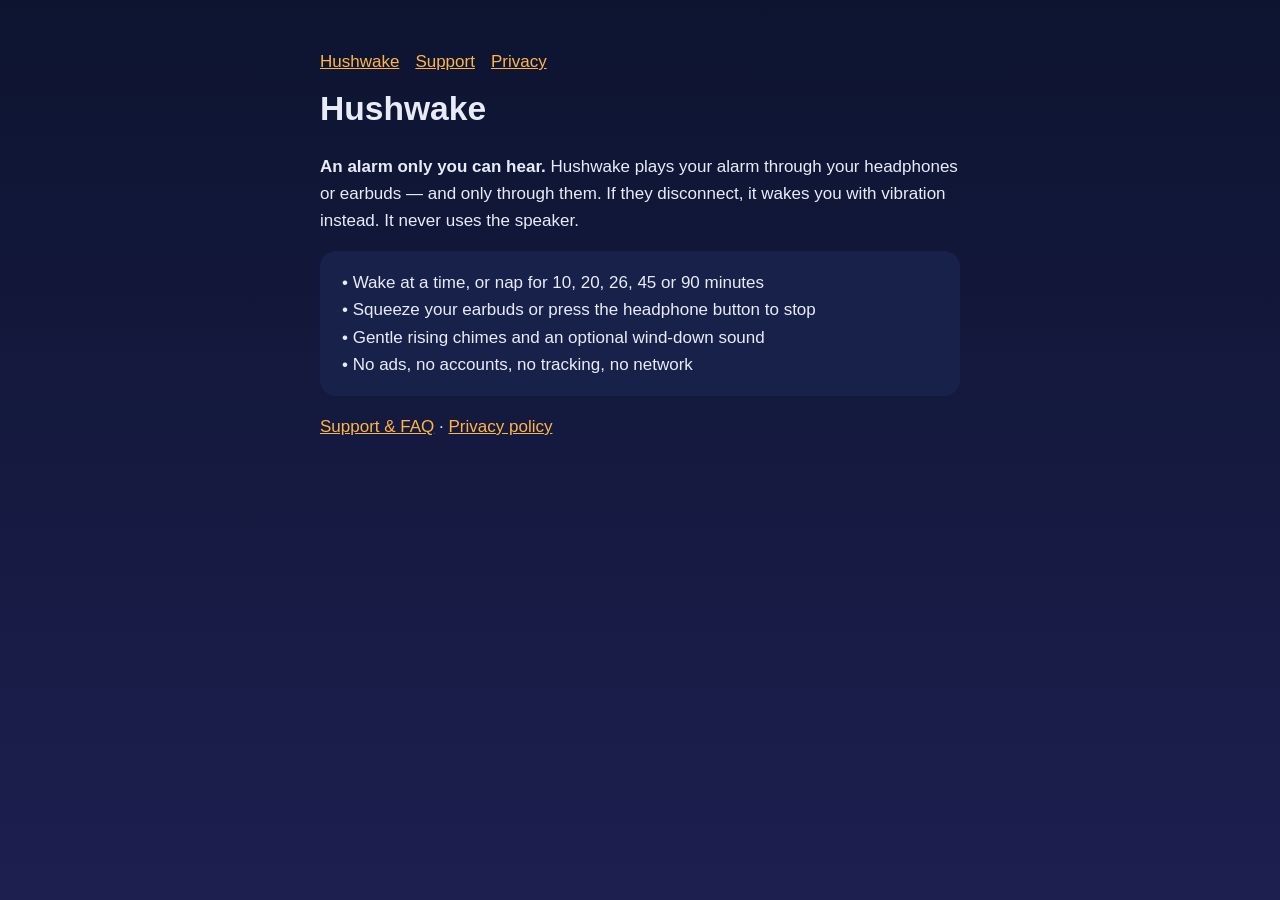
<file: index.html>
<!doctype html><html lang="en"><head><meta charset="utf-8"><meta name="viewport" content="width=device-width,initial-scale=1"><title>Hushwake — Headphone Alarm</title><link rel="stylesheet" href="style.css"></head>
<body><main><nav><a href="index.html">Hushwake</a><a href="support.html">Support</a><a href="privacy.html">Privacy</a></nav>
<h1>Hushwake</h1><p><strong>An alarm only you can hear.</strong> Hushwake plays your alarm through your headphones or earbuds — and only through them. If they disconnect, it wakes you with vibration instead. It never uses the speaker.</p>
<div class="card">• Wake at a time, or nap for 10, 20, 26, 45 or 90 minutes<br>• Squeeze your earbuds or press the headphone button to stop<br>• Gentle rising chimes and an optional wind-down sound<br>• No ads, no accounts, no tracking, no network</div>
<p><a href="support.html">Support &amp; FAQ</a> · <a href="privacy.html">Privacy policy</a></p></main></body></html>
</file>
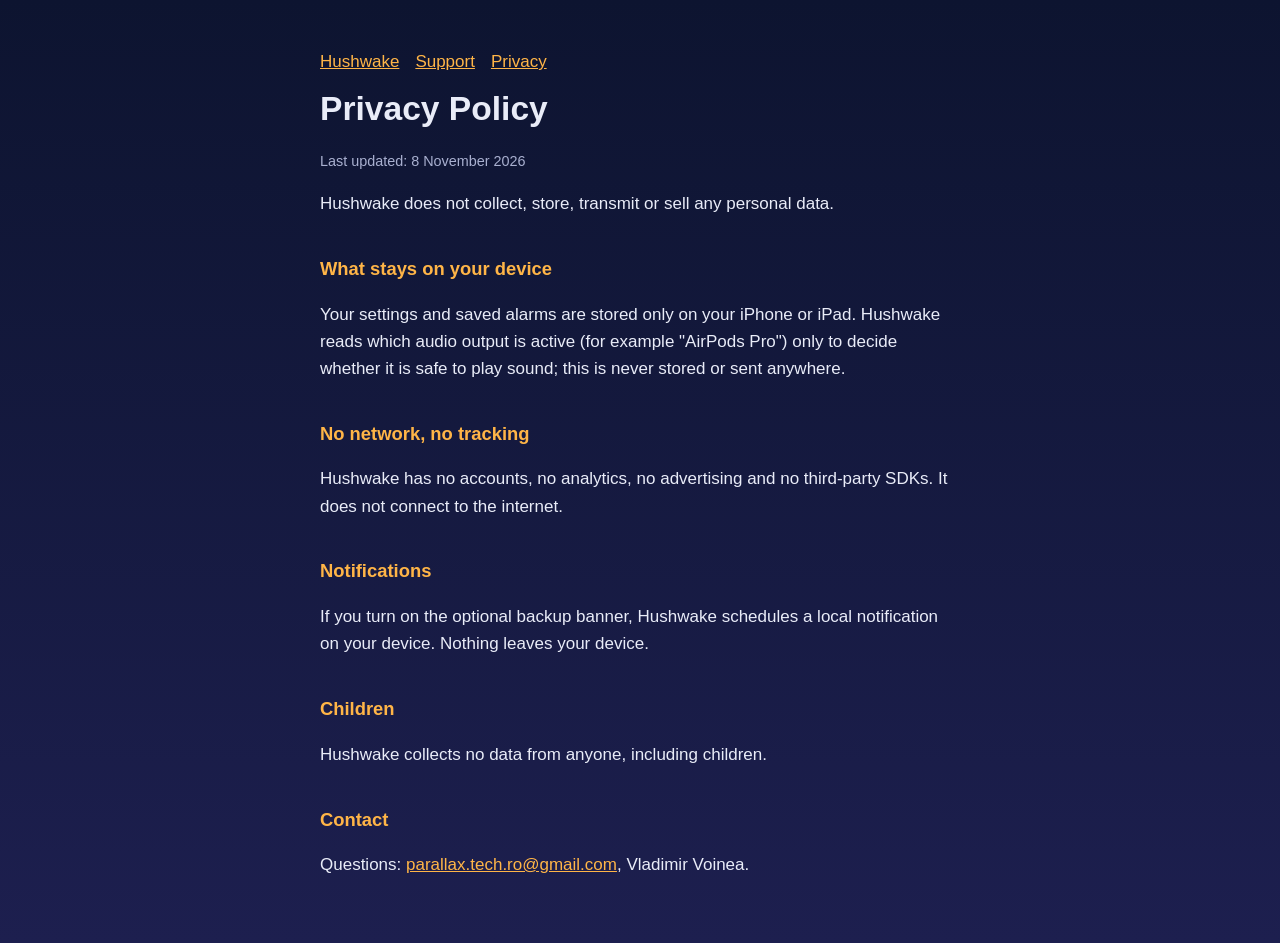
<file: privacy.html>
<!doctype html><html lang="en"><head><meta charset="utf-8"><meta name="viewport" content="width=device-width,initial-scale=1"><title>Hushwake Privacy Policy</title><link rel="stylesheet" href="style.css"></head>
<body><main><nav><a href="index.html">Hushwake</a><a href="support.html">Support</a><a href="privacy.html">Privacy</a></nav>
<h1>Privacy Policy</h1><p class="muted">Last updated: 8 November 2026</p>
<p>Hushwake does not collect, store, transmit or sell any personal data.</p>
<h2>What stays on your device</h2><p>Your settings and saved alarms are stored only on your iPhone or iPad. Hushwake reads which audio output is active (for example "AirPods Pro") only to decide whether it is safe to play sound; this is never stored or sent anywhere.</p>
<h2>No network, no tracking</h2><p>Hushwake has no accounts, no analytics, no advertising and no third-party SDKs. It does not connect to the internet.</p>
<h2>Notifications</h2><p>If you turn on the optional backup banner, Hushwake schedules a local notification on your device. Nothing leaves your device.</p>
<h2>Children</h2><p>Hushwake collects no data from anyone, including children.</p>
<h2>Contact</h2><p>Questions: <a href="mailto:parallax.tech.ro@gmail.com">parallax.tech.ro@gmail.com</a>, Vladimir Voinea.</p></main></body></html>
</file>
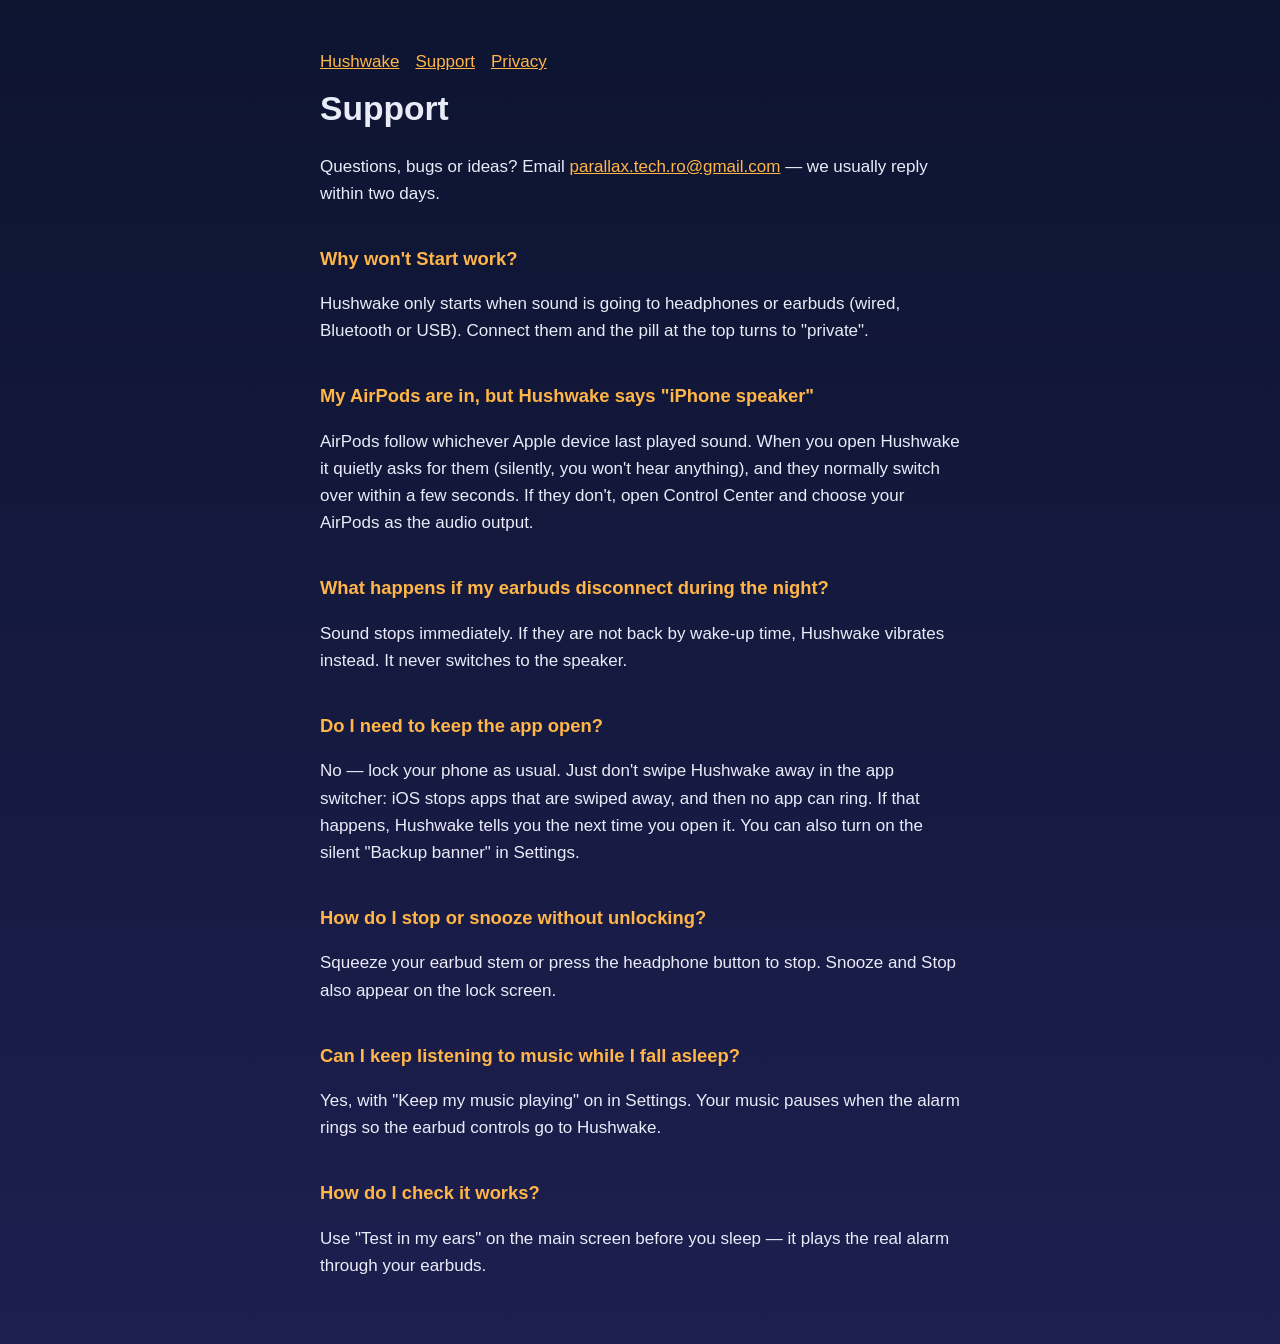
<file: support.html>
<!doctype html><html lang="en"><head><meta charset="utf-8"><meta name="viewport" content="width=device-width,initial-scale=1"><title>Hushwake Support</title><link rel="stylesheet" href="style.css"></head>
<body><main><nav><a href="index.html">Hushwake</a><a href="support.html">Support</a><a href="privacy.html">Privacy</a></nav>
<h1>Support</h1><p>Questions, bugs or ideas? Email <a href="mailto:parallax.tech.ro@gmail.com">parallax.tech.ro@gmail.com</a> — we usually reply within two days.</p>
<h2>Why won't Start work?</h2><p>Hushwake only starts when sound is going to headphones or earbuds (wired, Bluetooth or USB). Connect them and the pill at the top turns to "private".</p>
<h2>My AirPods are in, but Hushwake says "iPhone speaker"</h2><p>AirPods follow whichever Apple device last played sound. When you open Hushwake it quietly asks for them (silently, you won't hear anything), and they normally switch over within a few seconds. If they don't, open Control Center and choose your AirPods as the audio output.</p>
<h2>What happens if my earbuds disconnect during the night?</h2><p>Sound stops immediately. If they are not back by wake-up time, Hushwake vibrates instead. It never switches to the speaker.</p>
<h2>Do I need to keep the app open?</h2><p>No — lock your phone as usual. Just don't swipe Hushwake away in the app switcher: iOS stops apps that are swiped away, and then no app can ring. If that happens, Hushwake tells you the next time you open it. You can also turn on the silent "Backup banner" in Settings.</p>
<h2>How do I stop or snooze without unlocking?</h2><p>Squeeze your earbud stem or press the headphone button to stop. Snooze and Stop also appear on the lock screen.</p>
<h2>Can I keep listening to music while I fall asleep?</h2><p>Yes, with "Keep my music playing" on in Settings. Your music pauses when the alarm rings so the earbud controls go to Hushwake.</p>
<h2>How do I check it works?</h2><p>Use "Test in my ears" on the main screen before you sleep — it plays the real alarm through your earbuds.</p></main></body></html>
</file>
<file: style.css>
:root{--bg:#0d1430;--card:#18214a;--text:#e9ecf8;--muted:#a9b0d0;--amber:#ffb547}
*{box-sizing:border-box}body{margin:0;background:linear-gradient(#0d1430,#1d1f4f);color:var(--text);font:17px/1.6 -apple-system,BlinkMacSystemFont,"SF Pro Rounded","Segoe UI",Roboto,sans-serif;min-height:100vh}
main{max-width:680px;margin:0 auto;padding:48px 20px}h1{font-size:2.1rem;margin:.2em 0}h2{color:var(--amber);font-size:1.15rem;margin-top:2em}
a{color:var(--amber)}.card{background:var(--card);border-radius:16px;padding:18px 22px;margin:16px 0}.muted{color:var(--muted);font-size:.9rem}nav a{margin-right:16px}
</file>
